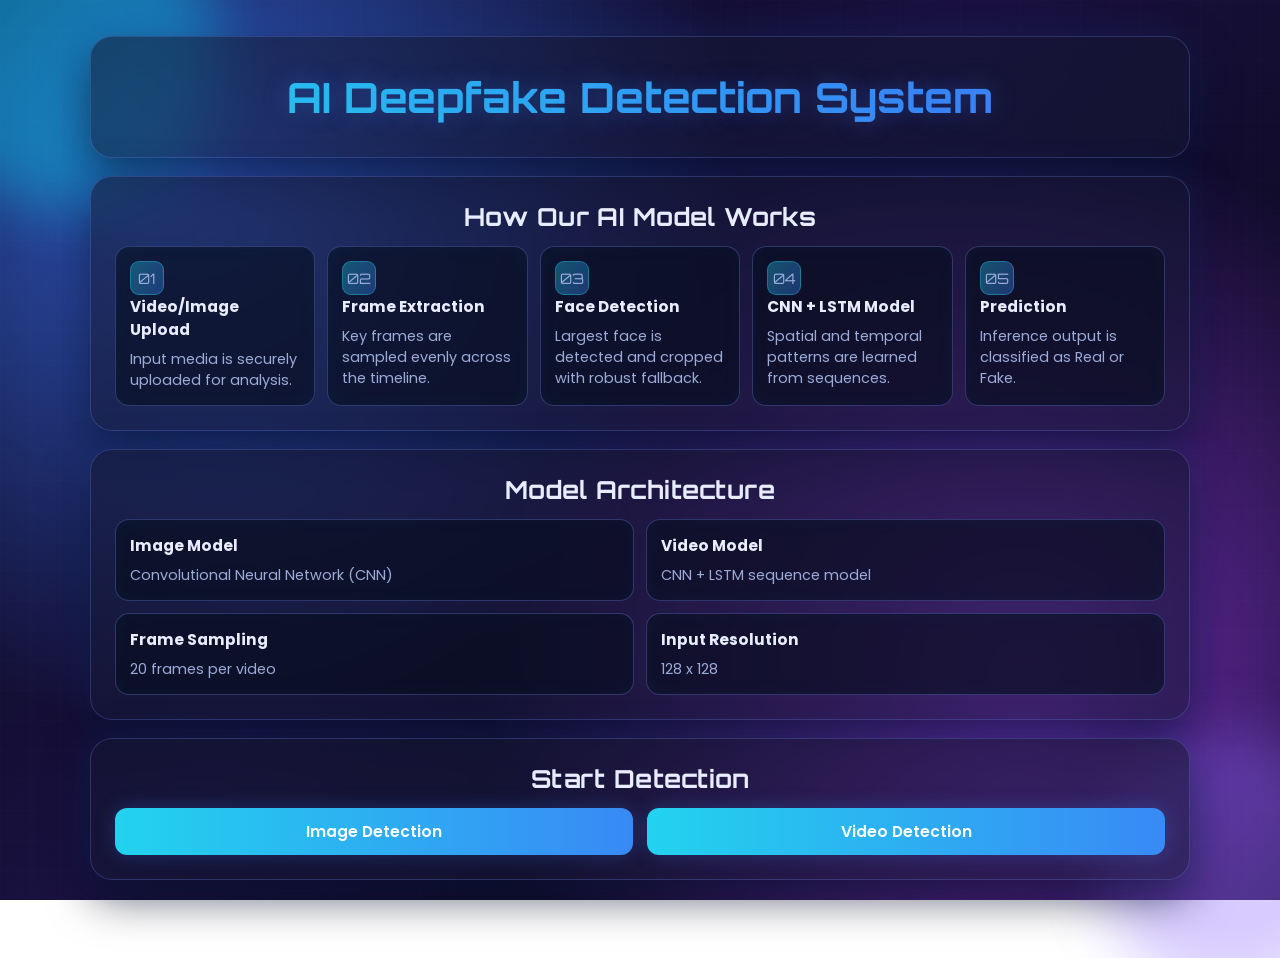
<file: index.html>
<!DOCTYPE html>
<html lang="en">
<head>
  <meta charset="UTF-8">
  <meta name="viewport" content="width=device-width, initial-scale=1.0">
  <title>AI Deepfake Detection System</title>
  <link rel="preconnect" href="https://fonts.googleapis.com">
  <link rel="preconnect" href="https://fonts.gstatic.com" crossorigin>
  <link href="https://fonts.googleapis.com/css2?family=Orbitron:wght@500;700&family=Poppins:wght@400;500;600;700&display=swap" rel="stylesheet">
  <link rel="stylesheet" href="style.css">
</head>
<body>
  <main class="app-shell dashboard-shell">
    <div class="bg-gradient"></div>
    <div class="noise-layer"></div>
    <div class="glow-orb glow-orb-a"></div>
    <div class="glow-orb glow-orb-b"></div>

    <section class="card hero-card dashboard-hero">
      <h1 class="title rgb-title">AI Deepfake Detection System</h1>
    </section>

    <section class="card dashboard-section">
      <h2 class="section-title">How Our AI Model Works</h2>
      <div class="pipeline-grid">
        <article class="pipeline-card">
          <p class="pipeline-index">01</p>
          <h3>Video/Image Upload</h3>
          <p>Input media is securely uploaded for analysis.</p>
        </article>
        <article class="pipeline-card">
          <p class="pipeline-index">02</p>
          <h3>Frame Extraction</h3>
          <p>Key frames are sampled evenly across the timeline.</p>
        </article>
        <article class="pipeline-card">
          <p class="pipeline-index">03</p>
          <h3>Face Detection</h3>
          <p>Largest face is detected and cropped with robust fallback.</p>
        </article>
        <article class="pipeline-card">
          <p class="pipeline-index">04</p>
          <h3>CNN + LSTM Model</h3>
          <p>Spatial and temporal patterns are learned from sequences.</p>
        </article>
        <article class="pipeline-card">
          <p class="pipeline-index">05</p>
          <h3>Prediction</h3>
          <p>Inference output is classified as Real or Fake.</p>
        </article>
      </div>
    </section>

    <section class="card dashboard-section">
      <h2 class="section-title">Model Architecture</h2>
      <div class="model-grid">
        <article class="model-card">
          <h3>Image Model</h3>
          <p>Convolutional Neural Network (CNN)</p>
        </article>
        <article class="model-card">
          <h3>Video Model</h3>
          <p>CNN + LSTM sequence model</p>
        </article>
        <article class="model-card">
          <h3>Frame Sampling</h3>
          <p>20 frames per video</p>
        </article>
        <article class="model-card">
          <h3>Input Resolution</h3>
          <p>128 x 128</p>
        </article>
      </div>
    </section>

    <section class="card dashboard-section nav-card">
      <h2 class="section-title">Start Detection</h2>
      <div class="landing-actions">
        <button id="goImageBtn" class="neon-btn dashboard-btn" type="button">Image Detection</button>
        <button id="goVideoBtn" class="neon-btn dashboard-btn" type="button">Video Detection</button>
      </div>
    </section>
  </main>

  <script src="script.js"></script>
</body>
</html>
</file>
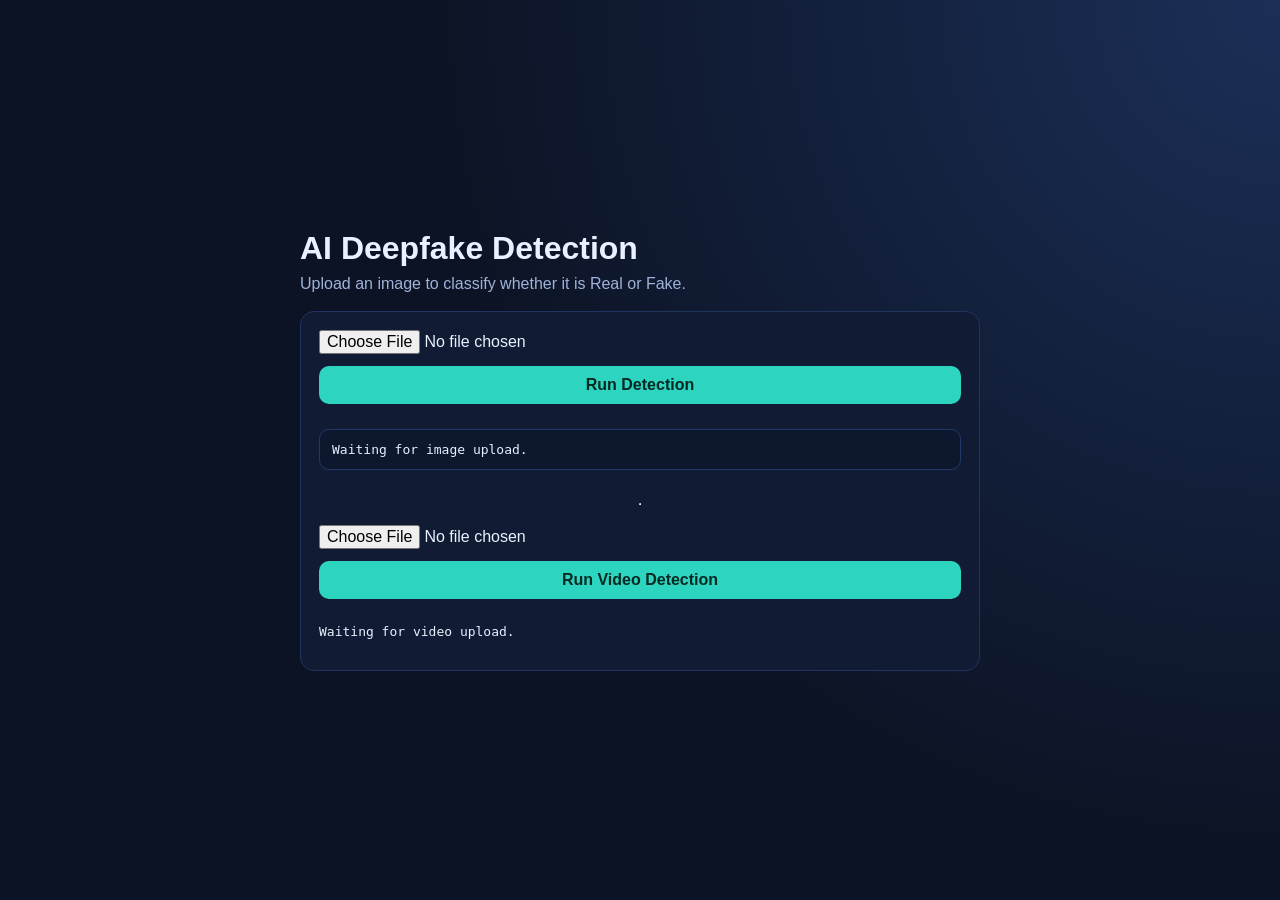
<file: frontend/index.html>
<!DOCTYPE html>
<html lang="en">
<head>
  <meta charset="UTF-8">
  <meta name="viewport" content="width=device-width, initial-scale=1.0">
  <title>AI Deepfake Detection</title>
  <link rel="stylesheet" href="style.css">
</head>
<body>
  <main class="container">
    <h1>AI Deepfake Detection</h1>
    <p class="subtitle">Upload an image to classify whether it is Real or Fake.</p>

    <section class="card">
      <input id="imageInput" type="file" accept="image/*">
      <button id="predictBtn" type="button">Run Detection</button>

      <div id="loading" class="hidden">Analyzing image...</div>
      <pre id="result">Waiting for image upload.</pre>

      <hr>

      <input id="videoInput" type="file" accept="video/*">
      <button id="predictVideoBtn" type="button">Run Video Detection</button>

      <div id="videoLoading" class="hidden">Analyzing video frames...</div>
      <pre id="videoResult">Waiting for video upload.</pre>
    </section>
  </main>

  <script src="script.js"></script>
</body>
</html>
</file>
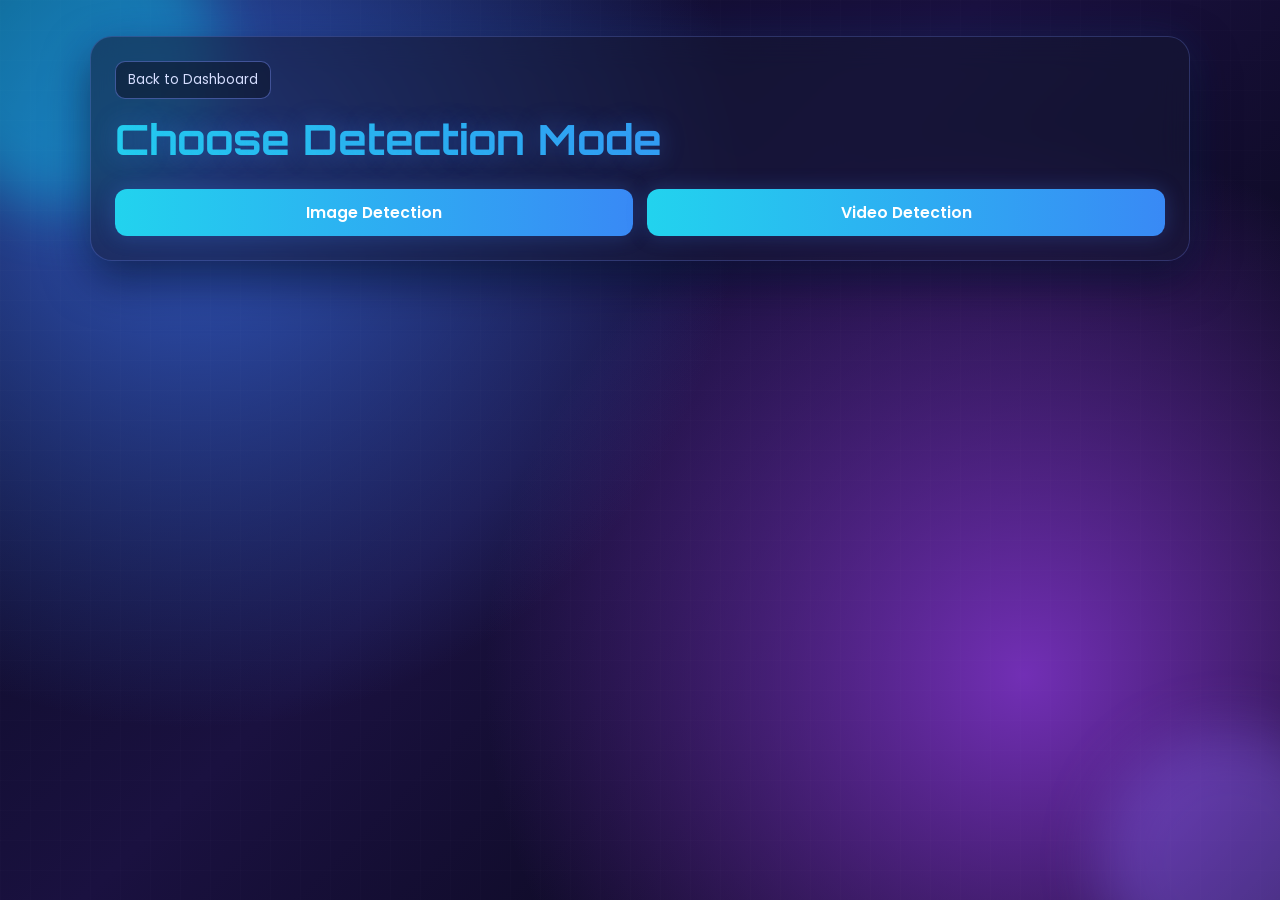
<file: detection_options.html>
<!DOCTYPE html>
<html lang="en">
<head>
  <meta charset="UTF-8">
  <meta name="viewport" content="width=device-width, initial-scale=1.0">
  <title>Choose Detection Mode</title>
  <link rel="preconnect" href="https://fonts.googleapis.com">
  <link rel="preconnect" href="https://fonts.gstatic.com" crossorigin>
  <link href="https://fonts.googleapis.com/css2?family=Orbitron:wght@500;700&family=Poppins:wght@400;500;600;700&display=swap" rel="stylesheet">
  <link rel="stylesheet" href="style.css">
</head>
<body>
  <main class="app-shell dashboard-shell">
    <div class="bg-gradient"></div>
    <div class="noise-layer"></div>
    <div class="glow-orb glow-orb-a"></div>
    <div class="glow-orb glow-orb-b"></div>

    <section class="card detector-card">
      <div class="top-row">
        <button id="backHomeBtn" class="ghost-btn" type="button">Back to Dashboard</button>
      </div>
      <h1 class="title rgb-title">Choose Detection Mode</h1>
      <div class="landing-actions">
        <button id="goImageBtn" class="neon-btn dashboard-btn" type="button">Image Detection</button>
        <button id="goVideoBtn" class="neon-btn dashboard-btn" type="button">Video Detection</button>
      </div>
    </section>
  </main>

  <script src="script.js"></script>
</body>
</html>
</file>
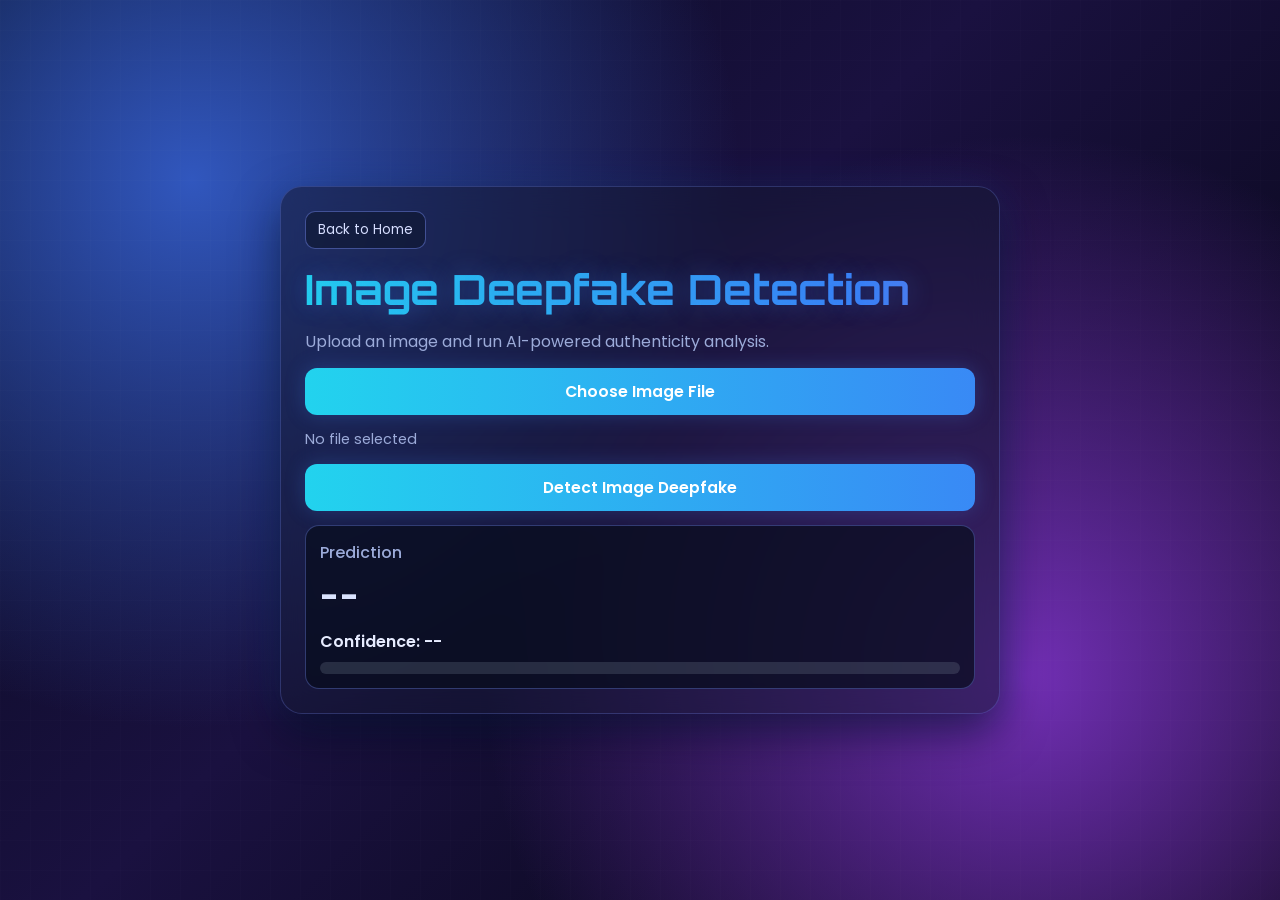
<file: image.html>
<!DOCTYPE html>
<html lang="en">
<head>
  <meta charset="UTF-8">
  <meta name="viewport" content="width=device-width, initial-scale=1.0">
  <title>Image Deepfake Detection</title>
  <link rel="preconnect" href="https://fonts.googleapis.com">
  <link rel="preconnect" href="https://fonts.gstatic.com" crossorigin>
  <link href="https://fonts.googleapis.com/css2?family=Orbitron:wght@500;700&family=Poppins:wght@400;500;600;700&display=swap" rel="stylesheet">
  <link rel="stylesheet" href="style.css">
</head>
<body>
  <main class="app-shell">
    <div class="bg-gradient"></div>
    <div class="noise-layer"></div>

    <section class="card detector-card">
      <div class="top-row">
        <button id="backHomeBtn" class="ghost-btn" type="button">Back to Home</button>
      </div>

      <h1 class="title rgb-title">Image Deepfake Detection</h1>
      <p class="subtitle">Upload an image and run AI-powered authenticity analysis.</p>

      <input id="imageFile" class="file-input" type="file" accept="image/*" onchange="previewImage(event)">
      <label for="imageFile" class="upload-btn">Choose Image File</label>
      <div id="imageFileName" class="file-name">No file selected</div>

      <img id="imagePreview" class="image-preview" alt="Image preview" />

      <button id="imageDetectBtn" class="neon-btn" type="button">Detect Image Deepfake</button>

      <div id="imageLoading" class="loading hidden">
        <span class="spinner"></span>
        <span>Analyzing image with AI model...</span>
      </div>

      <section id="imageResult" class="result-box result-neutral">
        <p class="result-label">Prediction</p>
        <p id="imagePrediction" class="result-value">--</p>
        <p id="imageConfidenceText" class="confidence-text">Confidence: --</p>
        <div class="progress-track">
          <div id="imageProgress" class="progress-fill"></div>
        </div>
      </section>
    </section>
  </main>

  <script src="script.js"></script>
</body>
</html>
</file>
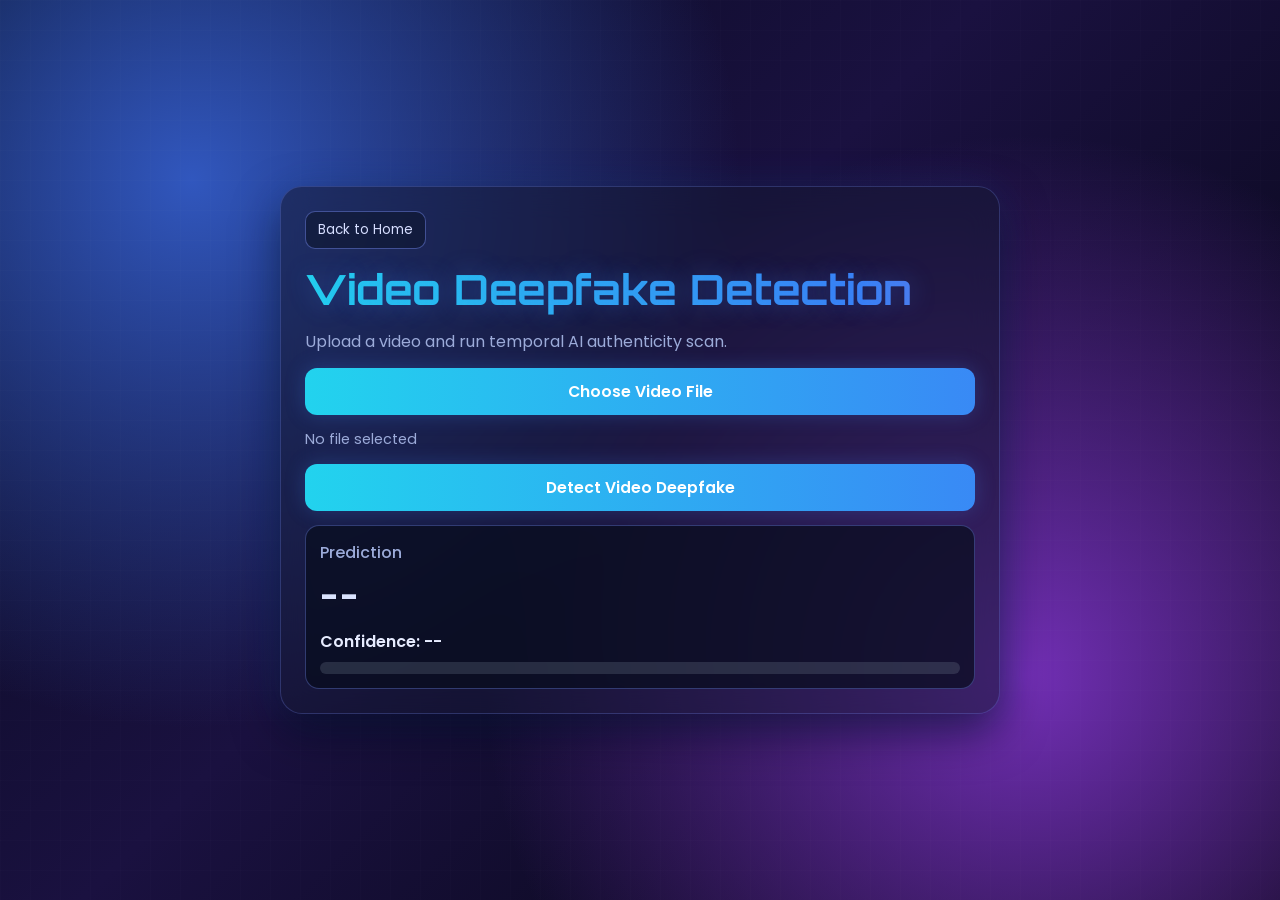
<file: video.html>
<!DOCTYPE html>
<html lang="en">
<head>
  <meta charset="UTF-8">
  <meta name="viewport" content="width=device-width, initial-scale=1.0">
  <title>Video Deepfake Detection</title>
  <link rel="preconnect" href="https://fonts.googleapis.com">
  <link rel="preconnect" href="https://fonts.gstatic.com" crossorigin>
  <link href="https://fonts.googleapis.com/css2?family=Orbitron:wght@500;700&family=Poppins:wght@400;500;600;700&display=swap" rel="stylesheet">
  <link rel="stylesheet" href="style.css">
</head>
<body>
  <main class="app-shell">
    <div class="bg-gradient"></div>
    <div class="noise-layer"></div>

    <section class="card detector-card">
      <div class="top-row">
        <button id="backHomeBtn" class="ghost-btn" type="button">Back to Home</button>
      </div>

      <h1 class="title rgb-title">Video Deepfake Detection</h1>
      <p class="subtitle">Upload a video and run temporal AI authenticity scan.</p>

      <input type="file" id="videoFile" class="file-input" accept="video/*" onchange="previewVideo(event)">
      <label for="videoFile" class="upload-btn">Choose Video File</label>
      <div id="videoFileName" class="file-name">No file selected</div>

      <video id="videoPreview" class="video-preview" width="400" controls style="display:none; margin-top:10px; border-radius:10px;"></video>

      <button id="videoDetectBtn" class="neon-btn" type="button">Detect Video Deepfake</button>

      <div id="videoLoading" class="loading hidden">
        <span class="spinner"></span>
        <span>Analyzing video with AI model...</span>
      </div>

      <section id="videoResult" class="result-box result-neutral">
        <p class="result-label">Prediction</p>
        <p id="videoPrediction" class="result-value">--</p>
        <p id="videoConfidenceText" class="confidence-text">Confidence: --</p>
        <div class="progress-track">
          <div id="videoProgress" class="progress-fill"></div>
        </div>
      </section>
    </section>
  </main>

  <script src="script.js"></script>
</body>
</html>
</file>
<file: style.css>
:root {
  --bg-a: #04091a;
  --bg-b: #1a1140;
  --bg-c: #03050d;
  --glass: rgba(20, 25, 52, 0.55);
  --glass-border: rgba(122, 144, 255, 0.25);
  --text-main: #e7ecff;
  --text-muted: #9cabd9;
  --cyan: #22d3ee;
  --blue: #3b82f6;
  --pink: #ec4899;
  --real: #22c55e;
  --fake: #ef4444;
}

* {
  box-sizing: border-box;
}

body {
  margin: 0;
  color: var(--text-main);
  font-family: "Poppins", sans-serif;
  min-height: 100vh;
}

.app-shell {
  min-height: 100vh;
  display: grid;
  place-items: center;
  padding: 20px;
  position: relative;
  overflow: hidden;
}

.bg-gradient {
  position: fixed;
  inset: 0;
  background: radial-gradient(circle at 15% 20%, #3157be 0%, transparent 42%),
    radial-gradient(circle at 80% 75%, #722fb5 0%, transparent 44%),
    linear-gradient(135deg, var(--bg-a), var(--bg-b) 45%, var(--bg-c));
  animation: bg-drift 16s ease-in-out infinite alternate;
}

.noise-layer {
  position: fixed;
  inset: 0;
  background-image: linear-gradient(rgba(255, 255, 255, 0.02) 1px, transparent 1px),
    linear-gradient(90deg, rgba(255, 255, 255, 0.02) 1px, transparent 1px);
  background-size: 30px 30px;
  opacity: 0.6;
  pointer-events: none;
}

.card {
  position: relative;
  z-index: 2;
  width: min(720px, 94vw);
  border-radius: 22px;
  background: var(--glass);
  border: 1px solid var(--glass-border);
  backdrop-filter: blur(16px);
  padding: 24px;
  box-shadow: 0 18px 45px rgba(2, 8, 28, 0.6), 0 0 40px rgba(59, 130, 246, 0.15);
  transition: transform 0.3s ease, box-shadow 0.3s ease, border-color 0.3s ease;
}

.card:hover {
  transform: translateY(-3px);
  border-color: rgba(34, 211, 238, 0.45);
  box-shadow: 0 24px 56px rgba(2, 8, 28, 0.7), 0 0 52px rgba(236, 72, 153, 0.18);
}

.hero-card {
  text-align: center;
}

.dashboard-shell {
  display: block;
  padding: 36px 20px 60px;
}

.dashboard-shell > section {
  width: min(1100px, 95vw);
  margin: 0 auto 18px;
}

.dashboard-hero {
  padding-top: 34px;
  padding-bottom: 34px;
}

.glow-orb {
  position: fixed;
  border-radius: 999px;
  filter: blur(30px);
  pointer-events: none;
  z-index: 1;
  opacity: 0.35;
}

.glow-orb-a {
  width: 300px;
  height: 300px;
  background: #00e7ff;
  top: -90px;
  left: -80px;
  animation: float-orb-a 10s ease-in-out infinite;
}

.glow-orb-b {
  width: 260px;
  height: 260px;
  background: #8d6bff;
  right: -80px;
  bottom: -90px;
  animation: float-orb-b 12s ease-in-out infinite;
}

.dashboard-section {
  text-align: center;
}

.section-title {
  margin: 0 0 14px;
  font-family: "Orbitron", sans-serif;
  font-size: clamp(1.1rem, 2.4vw, 1.55rem);
  letter-spacing: 0.02em;
}

.pipeline-grid {
  display: grid;
  grid-template-columns: repeat(5, minmax(0, 1fr));
  gap: 12px;
}

.pipeline-card,
.model-card {
  border-radius: 14px;
  border: 1px solid rgba(122, 144, 255, 0.3);
  background: rgba(8, 13, 29, 0.62);
  padding: 14px;
  text-align: left;
  box-shadow: inset 0 0 20px rgba(34, 211, 238, 0.04);
}

.pipeline-card h3,
.model-card h3 {
  margin: 0 0 8px;
  font-size: 0.96rem;
}

.pipeline-card p,
.model-card p,
.description-text {
  margin: 0;
  color: var(--text-muted);
  font-size: 0.9rem;
  line-height: 1.45;
}

.pipeline-index {
  display: inline-flex;
  align-items: center;
  justify-content: center;
  width: 34px;
  height: 34px;
  border-radius: 9px;
  margin-bottom: 10px;
  font-family: "Orbitron", sans-serif;
  font-size: 0.78rem;
  color: #d9f9ff;
  background: linear-gradient(120deg, rgba(34, 211, 238, 0.35), rgba(59, 130, 246, 0.35));
  border: 1px solid rgba(34, 211, 238, 0.35);
}

.model-grid {
  display: grid;
  grid-template-columns: repeat(2, minmax(0, 1fr));
  gap: 12px;
}

.model-card-wide {
  grid-column: 1 / -1;
}

.description-text {
  max-width: 820px;
  margin: 0 auto;
}

.nav-card {
  margin-bottom: 0;
}

.quick-nav-section {
  text-align: center;
}

.quick-nav-grid {
  display: grid;
  grid-template-columns: repeat(2, minmax(0, 1fr));
  gap: 14px;
}

.quick-nav-btn {
  border: 1px solid rgba(122, 144, 255, 0.35);
  border-radius: 16px;
  background: rgba(8, 13, 29, 0.68);
  color: var(--text-main);
  font-family: "Orbitron", sans-serif;
  font-size: 1rem;
  padding: 28px 14px;
  cursor: pointer;
  transition: transform 0.25s ease, box-shadow 0.25s ease, border-color 0.25s ease;
}

.quick-nav-btn:hover {
  transform: translateY(-2px);
  border-color: rgba(34, 211, 238, 0.6);
  box-shadow: 0 0 24px rgba(34, 211, 238, 0.2), 0 0 30px rgba(236, 72, 153, 0.18);
}

.single-action {
  display: grid;
  justify-content: center;
}

.single-action .dashboard-btn {
  min-width: min(420px, 84vw);
}

.workflow-steps-grid,
.architecture-grid {
  display: grid;
  grid-template-columns: repeat(2, minmax(0, 1fr));
  gap: 14px;
}

.workflow-step-card {
  border-radius: 14px;
  border: 1px solid rgba(122, 144, 255, 0.3);
  background: rgba(8, 13, 29, 0.62);
  padding: 16px;
  text-align: left;
  box-shadow: inset 0 0 20px rgba(34, 211, 238, 0.04);
}

.workflow-step-card h3 {
  margin: 0 0 10px;
  font-size: 1.02rem;
}

.bullet-list {
  margin: 0;
  padding-left: 18px;
  color: var(--text-muted);
  line-height: 1.45;
}

.dashboard-btn {
  padding: 15px 18px;
  font-size: 1rem;
}

.detector-card {
  display: grid;
  gap: 14px;
}

.chip {
  margin: 0;
  font-size: 0.78rem;
  letter-spacing: 0.08em;
  text-transform: uppercase;
  color: var(--text-muted);
}

.title {
  margin: 0;
  font-family: "Orbitron", sans-serif;
  font-size: clamp(1.7rem, 3.3vw, 2.6rem);
  font-weight: 700;
}

.rgb-title {
  background: linear-gradient(90deg, var(--cyan), var(--blue), var(--pink), var(--cyan));
  background-size: 250% 100%;
  -webkit-background-clip: text;
  background-clip: text;
  color: transparent;
  animation: rgb-flow 6s linear infinite;
  text-shadow: 0 0 24px rgba(59, 130, 246, 0.35);
}

.subtitle {
  margin: 0;
  color: var(--text-muted);
}

.landing-actions {
  margin-top: 10px;
  display: grid;
  grid-template-columns: repeat(2, minmax(0, 1fr));
  gap: 14px;
}

.neon-btn,
.upload-btn {
  border: 0;
  border-radius: 12px;
  padding: 12px 16px;
  color: #fff;
  font-family: "Poppins", sans-serif;
  font-size: 0.98rem;
  font-weight: 600;
  cursor: pointer;
  background: linear-gradient(90deg, var(--cyan), var(--blue), var(--pink));
  background-size: 220% 100%;
  box-shadow: 0 0 20px rgba(59, 130, 246, 0.25);
  transition: transform 0.25s ease, box-shadow 0.25s ease;
  animation: rgb-flow 5.5s linear infinite;
}

.neon-btn:hover,
.upload-btn:hover {
  transform: translateY(-2px);
  box-shadow: 0 0 24px rgba(34, 211, 238, 0.35), 0 0 36px rgba(236, 72, 153, 0.3);
}

.neon-btn:disabled {
  opacity: 0.68;
  cursor: not-allowed;
}

.top-row {
  display: flex;
  justify-content: flex-start;
}

.ghost-btn {
  border: 1px solid rgba(122, 144, 255, 0.45);
  border-radius: 10px;
  background: rgba(14, 20, 40, 0.55);
  color: #d6deff;
  padding: 8px 12px;
  font-family: "Poppins", sans-serif;
  cursor: pointer;
  transition: border-color 0.2s ease, color 0.2s ease;
}

.ghost-btn:hover {
  border-color: rgba(34, 211, 238, 0.85);
  color: #fff;
}

.file-input {
  display: none;
}

.upload-btn {
  display: inline-block;
  text-align: center;
}

.file-name {
  min-height: 20px;
  color: var(--text-muted);
  font-size: 0.9rem;
}

.image-preview {
  width: min(100%, 360px);
  margin: 4px auto 0;
  border-radius: 14px;
  display: none;
  object-fit: cover;
  border: 1px solid rgba(122, 144, 255, 0.35);
  box-shadow: 0 10px 28px rgba(2, 8, 25, 0.6);
}

.video-preview {
  display: block;
  width: min(100%, 400px);
  margin: 10px auto 0;
  border-radius: 12px;
  border: 1px solid rgba(122, 144, 255, 0.35);
  box-shadow: 0 10px 28px rgba(2, 8, 25, 0.55);
  background: rgba(8, 13, 29, 0.85);
}

.loading {
  display: flex;
  align-items: center;
  gap: 10px;
  color: #d5deff;
  font-size: 0.92rem;
}

.spinner {
  width: 18px;
  height: 18px;
  border-radius: 50%;
  border: 2px solid rgba(255, 255, 255, 0.2);
  border-top-color: var(--cyan);
  animation: spin 0.8s linear infinite;
}

.hidden {
  display: none;
}

.result-box {
  border-radius: 14px;
  border: 1px solid rgba(122, 144, 255, 0.35);
  background: rgba(8, 13, 29, 0.7);
  padding: 14px;
  display: grid;
  gap: 8px;
}

.result-label {
  margin: 0;
  color: var(--text-muted);
  font-weight: 500;
}

.result-value {
  margin: 0;
  font-size: clamp(1.35rem, 3vw, 2rem);
  font-weight: 700;
  letter-spacing: 0.02em;
}

.confidence-text {
  margin: 0;
  font-size: 1rem;
  font-weight: 600;
}

.result-neutral .result-value {
  color: #dbe4ff;
}

.result-real .result-value,
.result-real .confidence-text {
  color: var(--real);
}

.result-fake .result-value,
.result-fake .confidence-text {
  color: var(--fake);
}

.progress-track {
  width: 100%;
  height: 12px;
  border-radius: 999px;
  background: rgba(148, 163, 184, 0.2);
  overflow: hidden;
}

.progress-fill {
  width: 0;
  height: 100%;
  border-radius: 999px;
  background: linear-gradient(90deg, var(--cyan), var(--blue), var(--pink));
  transition: width 0.35s ease;
}

@keyframes rgb-flow {
  0% {
    background-position: 0 50%;
  }
  100% {
    background-position: 260% 50%;
  }
}

@keyframes spin {
  to {
    transform: rotate(360deg);
  }
}

@keyframes float-orb-a {
  0%,
  100% {
    transform: translate(0, 0);
  }
  50% {
    transform: translate(20px, 26px);
  }
}

@keyframes float-orb-b {
  0%,
  100% {
    transform: translate(0, 0);
  }
  50% {
    transform: translate(-22px, -18px);
  }
}

@keyframes bg-drift {
  0% {
    filter: saturate(0.95);
  }
  100% {
    filter: saturate(1.12);
  }
}

@media (max-width: 760px) {
  .card {
    padding: 18px;
    border-radius: 18px;
  }

  .landing-actions {
    grid-template-columns: 1fr;
  }

  .title {
    font-size: clamp(1.45rem, 6.4vw, 2.1rem);
  }

  .pipeline-grid,
  .model-grid,
  .workflow-steps-grid,
  .architecture-grid,
  .quick-nav-grid {
    grid-template-columns: 1fr;
  }

  .dashboard-shell {
    padding-top: 20px;
  }
}
</file>
<file: frontend/style.css>
:root {
  --bg: #0c1324;
  --panel: #111c34;
  --text: #e9f0ff;
  --muted: #9fb2d8;
  --accent: #2dd4bf;
}

* {
  box-sizing: border-box;
}

body {
  margin: 0;
  font-family: Segoe UI, Arial, sans-serif;
  background: radial-gradient(circle at top right, #1b2f57, var(--bg) 55%);
  color: var(--text);
  min-height: 100vh;
  display: grid;
  place-items: center;
}

.container {
  width: min(680px, 92vw);
}

h1 {
  margin: 0 0 8px;
}

.subtitle {
  margin: 0 0 18px;
  color: var(--muted);
}

.card {
  background: var(--panel);
  border: 1px solid #21345f;
  border-radius: 14px;
  padding: 18px;
  display: grid;
  gap: 12px;
}

input,
button {
  font: inherit;
}

button {
  background: var(--accent);
  color: #062922;
  border: none;
  border-radius: 10px;
  padding: 10px 14px;
  font-weight: 600;
  cursor: pointer;
}

button:disabled {
  opacity: 0.7;
  cursor: not-allowed;
}

#result {
  white-space: pre-wrap;
  background: #0d172d;
  border: 1px solid #223867;
  border-radius: 10px;
  padding: 12px;
}

.hidden {
  display: none;
}
</file>
